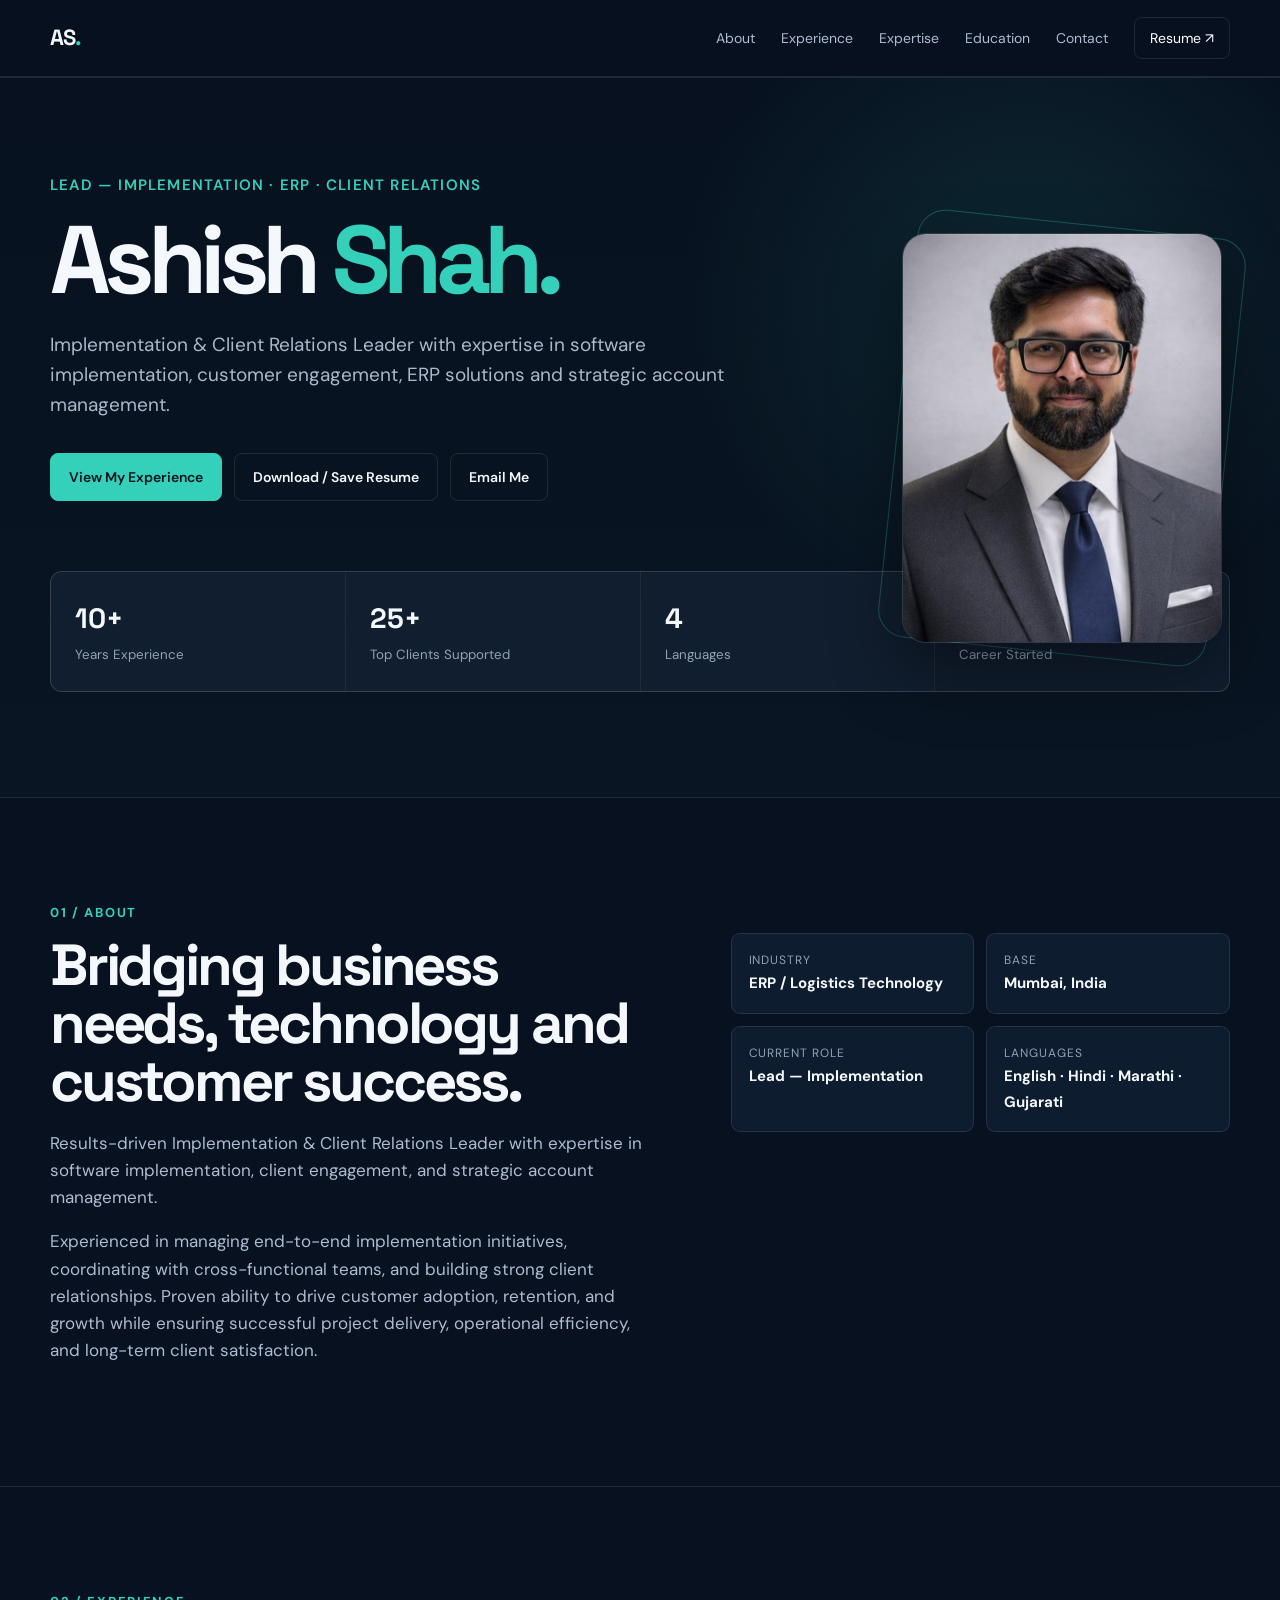
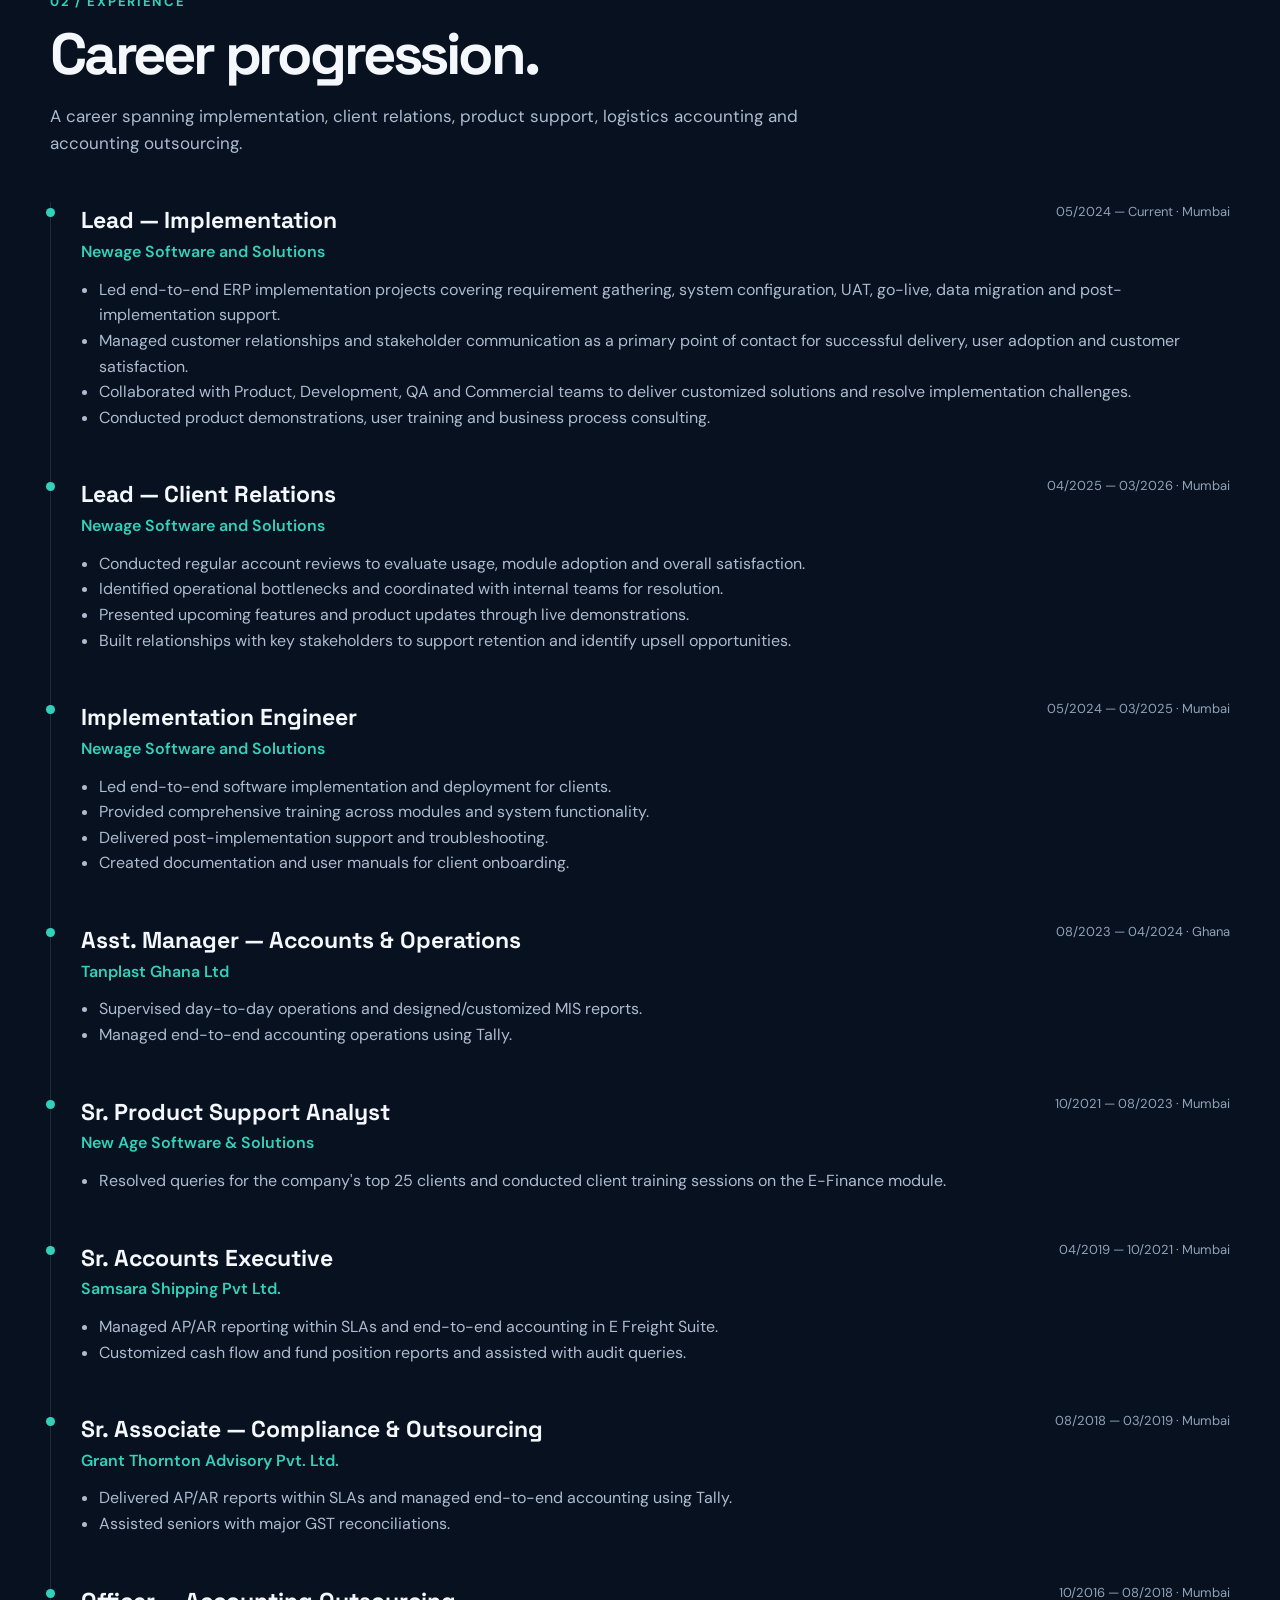
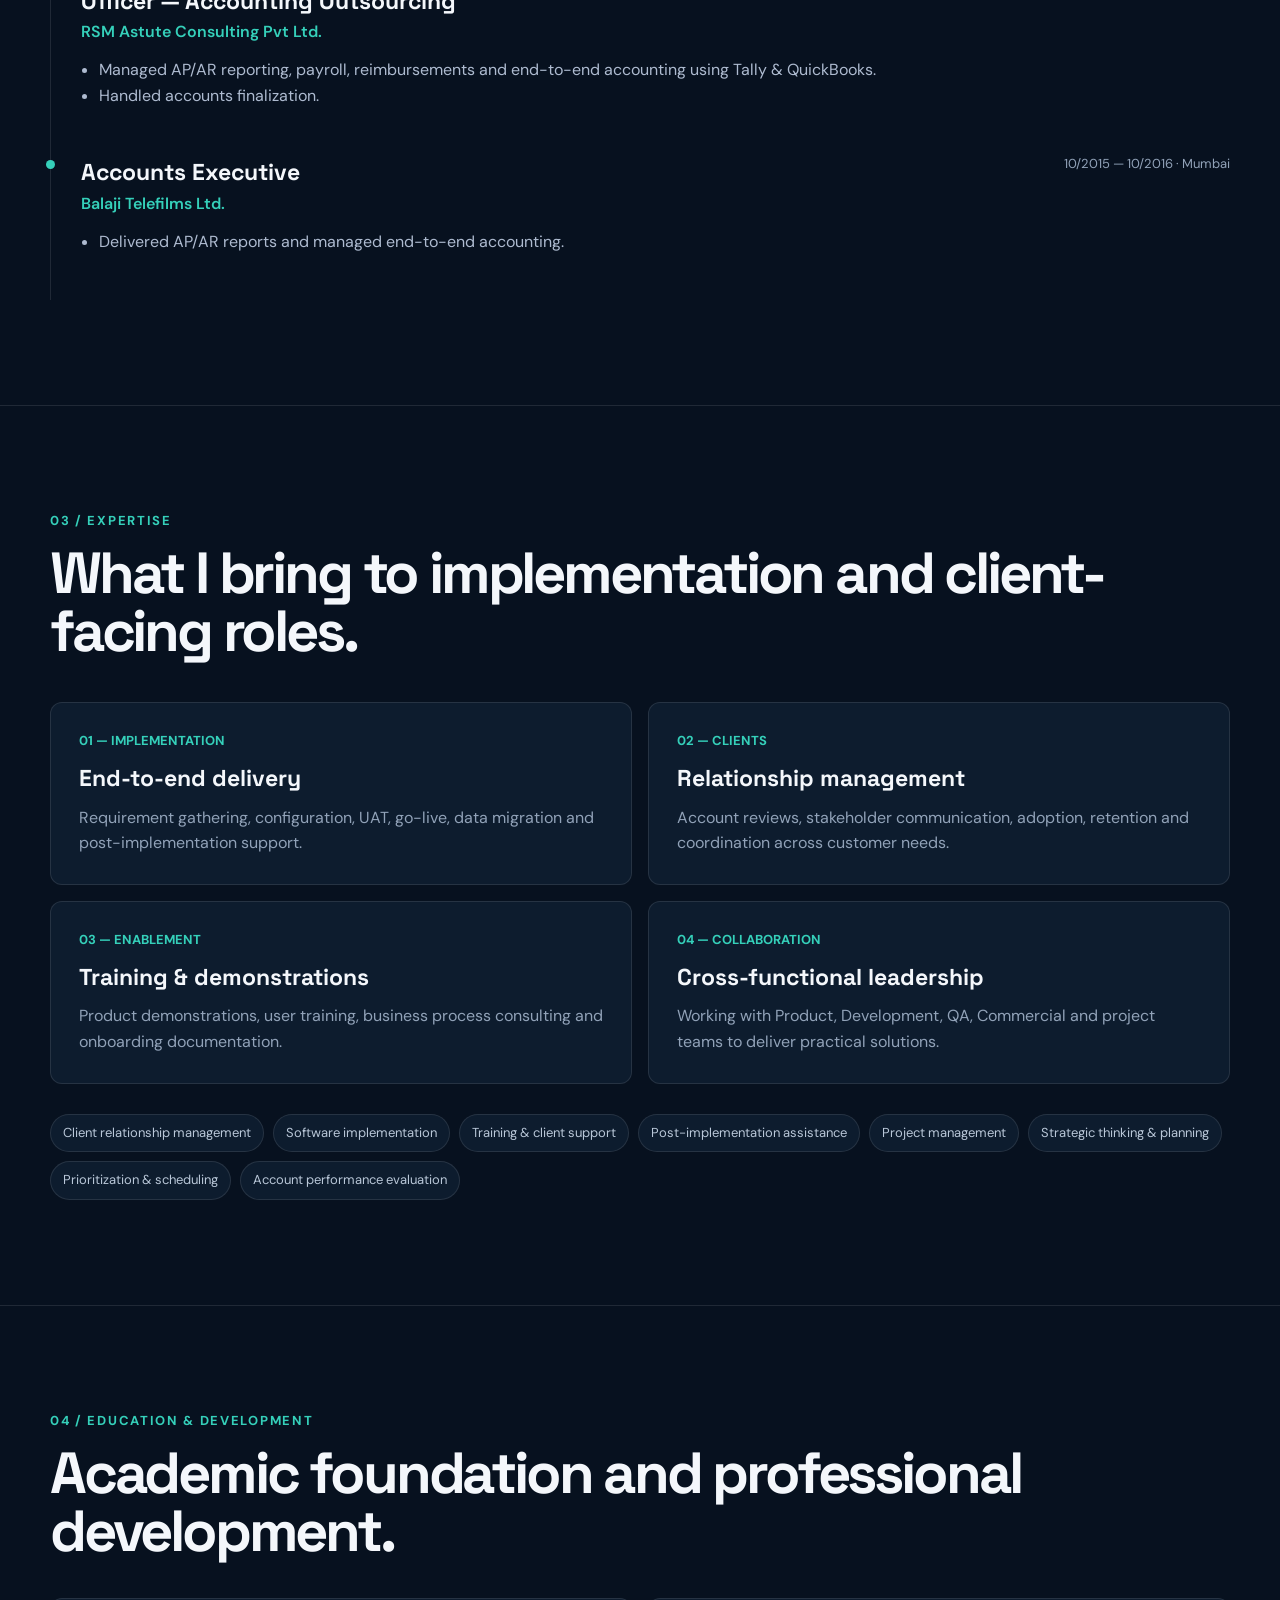
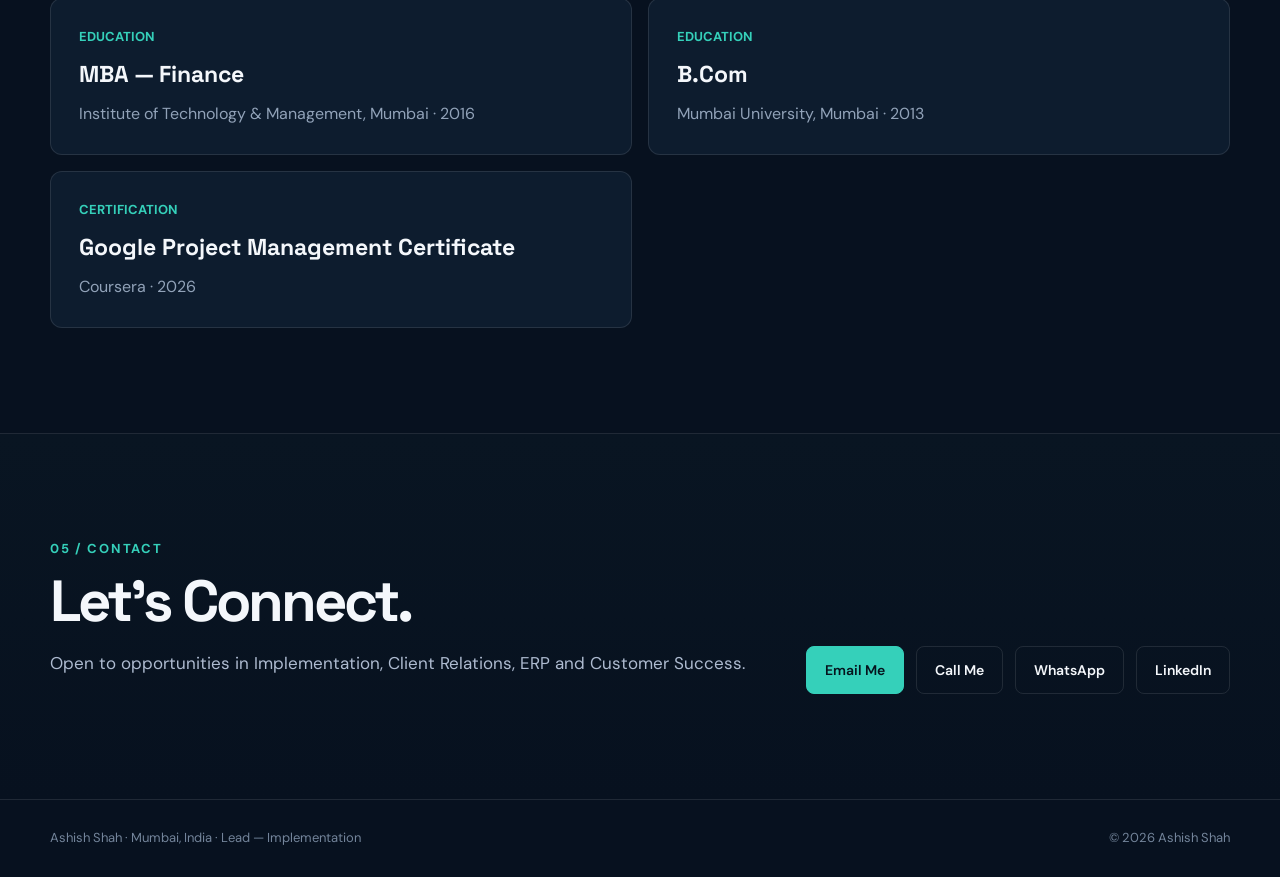
<file: Ashish_Shah_Vishnu_DESIGN_EXACT_PHOTO.html>
<!DOCTYPE html>
<html lang="en">
<head>
<meta charset="UTF-8">
<meta name="viewport" content="width=device-width, initial-scale=1.0">
<title>Ashish Shah — Lead, Implementation</title>
<meta name="description" content="Ashish Shah — Implementation & Client Relations Leader specializing in ERP, logistics technology, customer success and software implementation.">
<link rel="preconnect" href="https://fonts.googleapis.com">
<link rel="preconnect" href="https://fonts.gstatic.com" crossorigin>
<link href="https://fonts.googleapis.com/css2?family=DM+Sans:wght@400;500;600;700&family=Space+Grotesk:wght@400;500;600;700&display=swap" rel="stylesheet">
<style>
:root{
  --bg:#07111f;
  --bg2:#0a1728;
  --panel:#0d1c2e;
  --panel2:#10243a;
  --text:#f4f7fb;
  --muted:#91a2b8;
  --line:rgba(255,255,255,.10);
  --accent:#35d0ba;
  --accent2:#67e8d5;
  --max:1180px;
}
*{box-sizing:border-box}
html{scroll-behavior:smooth}
body{margin:0;background:var(--bg);color:var(--text);font-family:"DM Sans",sans-serif;line-height:1.6}
a{color:inherit;text-decoration:none}
.container{width:min(var(--max),calc(100% - 48px));margin:auto}
.nav{position:sticky;top:0;z-index:20;background:rgba(7,17,31,.88);backdrop-filter:blur(16px);border-bottom:1px solid var(--line)}
.navin{height:76px;display:flex;align-items:center;justify-content:space-between}
.logo{font-family:"Space Grotesk";font-weight:700;letter-spacing:-.05em;font-size:22px}
.logo span{color:var(--accent)}
.links{display:flex;gap:26px;align-items:center;font-size:14px;color:#aebbd0}
.links a:hover{color:var(--accent)}
.resume{border:1px solid var(--line);padding:9px 15px;border-radius:8px;color:#fff}
.menu{display:none;background:none;border:0;color:white;font-size:24px}
.hero{min-height:720px;display:grid;align-items:center;padding:90px 0 100px;background:
radial-gradient(circle at 80% 30%,rgba(53,208,186,.12),transparent 30%),
linear-gradient(180deg,var(--bg),#091522)}
.kicker{font-size:15px;font-weight:600;color:var(--accent);letter-spacing:.08em;margin-bottom:18px}
h1{font-family:"Space Grotesk";font-size:clamp(54px,8vw,96px);line-height:.94;letter-spacing:-.07em;margin:0 0 24px;max-width:850px}
h1 span{color:var(--accent)}
.hero p{font-size:19px;color:#aab8ca;max-width:720px;margin:0 0 32px}
.buttons{display:flex;gap:12px;flex-wrap:wrap}
.btn{padding:12px 18px;border-radius:8px;border:1px solid var(--line);font-weight:600;font-size:14px}
.btn.primary{background:var(--accent);color:#06131d;border-color:var(--accent)}
.btn:hover{transform:translateY(-1px)}
.stats{display:grid;grid-template-columns:repeat(4,1fr);gap:1px;background:var(--line);margin-top:70px;border:1px solid var(--line);border-radius:12px;overflow:hidden}
.stat{background:rgba(13,28,46,.78);padding:24px}
.stat b{display:block;font-family:"Space Grotesk";font-size:28px}
.stat small{color:var(--muted)}
section{padding:105px 0;border-top:1px solid var(--line)}
.eyebrow{font-size:13px;color:var(--accent);font-weight:700;letter-spacing:.13em;margin-bottom:12px}
h2{font-family:"Space Grotesk";font-size:clamp(36px,5vw,58px);letter-spacing:-.055em;line-height:1;margin:0 0 20px}
.lead{color:#aebbd0;max-width:760px;font-size:17px}
.aboutgrid{display:grid;grid-template-columns:1.1fr .9fr;gap:70px;align-items:start}
.info{display:grid;grid-template-columns:1fr 1fr;gap:12px;margin-top:30px}
.info div{background:var(--panel);border:1px solid var(--line);padding:17px;border-radius:9px}
.info span{display:block;color:var(--muted);font-size:12px;text-transform:uppercase;letter-spacing:.08em}
.info strong{font-size:15px}
.timeline{margin-top:45px;border-left:1px solid var(--line)}
.job{position:relative;padding:0 0 46px 30px}
.job:before{content:"";position:absolute;left:-5px;top:6px;width:9px;height:9px;border-radius:50%;background:var(--accent)}
.jobhead{display:flex;justify-content:space-between;gap:20px;align-items:flex-start}
.job h3{font-family:"Space Grotesk";font-size:23px;margin:0}
.company{color:var(--accent);font-weight:600}
.date{color:var(--muted);font-size:13px;white-space:nowrap}
.job ul{margin:12px 0 0;padding-left:18px;color:#aebbd0}
.cards{display:grid;grid-template-columns:repeat(2,1fr);gap:16px;margin-top:42px}
.card{background:var(--panel);border:1px solid var(--line);border-radius:12px;padding:28px}
.card .num{color:var(--accent);font-size:13px;font-weight:700}
.card h3{font-family:"Space Grotesk";font-size:23px;margin:8px 0}
.card p{color:var(--muted);margin:0}
.tags{display:flex;gap:9px;flex-wrap:wrap;margin-top:30px}
.tag{border:1px solid var(--line);background:var(--panel);padding:8px 12px;border-radius:999px;color:#b9c7d8;font-size:13px}
.edu{display:grid;grid-template-columns:1fr 1fr;gap:16px;margin-top:38px}
.edu .card{min-height:145px}
.contact{background:linear-gradient(180deg,#091522,#07111f)}
.contactbox{display:flex;justify-content:space-between;gap:40px;align-items:end}
.contactlinks{display:flex;gap:12px;flex-wrap:wrap;margin-top:30px}
footer{padding:28px 0;color:#73849a;font-size:13px;border-top:1px solid var(--line)}
@media(max-width:800px){
 .links{display:none}.menu{display:block}.navin{height:68px}
 .hero{min-height:auto;padding:80px 0}.stats{grid-template-columns:1fr 1fr}
 .aboutgrid,.cards,.edu{grid-template-columns:1fr}.contactbox{display:block}
 .jobhead{display:block}.date{display:block;margin-top:5px}.container{width:min(var(--max),calc(100% - 30px))}
}

.hero{position:relative;overflow:hidden}
.hero-photo-wrap{position:absolute;right:3%;top:50%;transform:translateY(-50%);width:360px;height:460px;display:flex;align-items:center;justify-content:center;z-index:3;pointer-events:none}
.hero-photo-ring{position:absolute;width:330px;height:430px;border:1px solid rgba(53,208,186,.32);border-radius:28px;transform:rotate(6deg)}
.hero-photo{position:relative;width:320px;height:410px;object-fit:cover;object-position:center top;border-radius:24px;border:1px solid rgba(255,255,255,.12);box-shadow:0 28px 70px rgba(0,0,0,.45)}
@media(max-width:1050px){.hero-photo-wrap{position:relative;right:auto;top:auto;transform:none;width:290px;height:370px;margin:0 0 35px auto}.hero-photo-ring{width:270px;height:350px}.hero-photo{width:260px;height:340px}}
@media(max-width:800px){.hero-photo-wrap{margin:0 auto 35px;width:280px;height:350px}.hero-photo-ring{width:250px;height:330px}.hero-photo{width:245px;height:325px}}
</style>
</head>
<body>
<nav class="nav">
  <div class="container navin">
    <a class="logo" href="#home">AS<span>.</span></a>
    <div class="links">
      <a href="#about">About</a><a href="#experience">Experience</a><a href="#expertise">Expertise</a><a href="#education">Education</a><a href="#contact">Contact</a>
      <a class="resume" href="#contact">Resume ↗</a>
    </div>
    <button class="menu" onclick="document.querySelector('.links').classList.toggle('show')">☰</button>
  </div>
</nav>

<main id="home">
<section class="hero">
 <div class="container">
  <div class="kicker">LEAD — IMPLEMENTATION · ERP · CLIENT RELATIONS</div>
  <h1>Ashish <span>Shah.</span></h1>
  <p>Implementation & Client Relations Leader with expertise in software implementation, customer engagement, ERP solutions and strategic account management.</p>
  
<div class="hero-photo-wrap">
  <div class="hero-photo-ring"></div>
  <img class="hero-photo" src="[data-uri]" alt="Portrait of Ashish Shah">
</div>

  <div class="buttons">
   <a class="btn primary" href="#experience">View My Experience</a>
   <a class="btn" href="#contact">Download / Save Resume</a>
   <a class="btn" href="mailto:ashish.shah@example.com">Email Me</a>
  </div>
  <div class="stats">
   <div class="stat"><b>10+</b><small>Years Experience</small></div>
   <div class="stat"><b>25+</b><small>Top Clients Supported</small></div>
   <div class="stat"><b>4</b><small>Languages</small></div>
   <div class="stat"><b>2015</b><small>Career Started</small></div>
  </div>
 </div>
</section>

<section id="about">
 <div class="container aboutgrid">
  <div>
   <div class="eyebrow">01 / ABOUT</div>
   <h2>Bridging business needs, technology and customer success.</h2>
   <p class="lead">Results-driven Implementation & Client Relations Leader with expertise in software implementation, client engagement, and strategic account management.</p>
   <p class="lead">Experienced in managing end-to-end implementation initiatives, coordinating with cross-functional teams, and building strong client relationships. Proven ability to drive customer adoption, retention, and growth while ensuring successful project delivery, operational efficiency, and long-term client satisfaction.</p>
  </div>
  <div class="info">
   <div><span>Industry</span><strong>ERP / Logistics Technology</strong></div>
   <div><span>Base</span><strong>Mumbai, India</strong></div>
   <div><span>Current Role</span><strong>Lead — Implementation</strong></div>
   <div><span>Languages</span><strong>English · Hindi · Marathi · Gujarati</strong></div>
  </div>
 </div>
</section>

<section id="experience">
 <div class="container">
  <div class="eyebrow">02 / EXPERIENCE</div>
  <h2>Career progression.</h2>
  <p class="lead">A career spanning implementation, client relations, product support, logistics accounting and accounting outsourcing.</p>
  <div class="timeline">
   <article class="job"><div class="jobhead"><div><h3>Lead — Implementation</h3><div class="company">Newage Software and Solutions</div></div><div class="date">05/2024 — Current · Mumbai</div></div>
    <ul><li>Led end-to-end ERP implementation projects covering requirement gathering, system configuration, UAT, go-live, data migration and post-implementation support.</li><li>Managed customer relationships and stakeholder communication as a primary point of contact for successful delivery, user adoption and customer satisfaction.</li><li>Collaborated with Product, Development, QA and Commercial teams to deliver customized solutions and resolve implementation challenges.</li><li>Conducted product demonstrations, user training and business process consulting.</li></ul>
   </article>
   <article class="job"><div class="jobhead"><div><h3>Lead — Client Relations</h3><div class="company">Newage Software and Solutions</div></div><div class="date">04/2025 — 03/2026 · Mumbai</div></div>
    <ul><li>Conducted regular account reviews to evaluate usage, module adoption and overall satisfaction.</li><li>Identified operational bottlenecks and coordinated with internal teams for resolution.</li><li>Presented upcoming features and product updates through live demonstrations.</li><li>Built relationships with key stakeholders to support retention and identify upsell opportunities.</li></ul>
   </article>
   <article class="job"><div class="jobhead"><div><h3>Implementation Engineer</h3><div class="company">Newage Software and Solutions</div></div><div class="date">05/2024 — 03/2025 · Mumbai</div></div>
    <ul><li>Led end-to-end software implementation and deployment for clients.</li><li>Provided comprehensive training across modules and system functionality.</li><li>Delivered post-implementation support and troubleshooting.</li><li>Created documentation and user manuals for client onboarding.</li></ul>
   </article>
   <article class="job"><div class="jobhead"><div><h3>Asst. Manager — Accounts & Operations</h3><div class="company">Tanplast Ghana Ltd</div></div><div class="date">08/2023 — 04/2024 · Ghana</div></div>
    <ul><li>Supervised day-to-day operations and designed/customized MIS reports.</li><li>Managed end-to-end accounting operations using Tally.</li></ul>
   </article>
   <article class="job"><div class="jobhead"><div><h3>Sr. Product Support Analyst</h3><div class="company">New Age Software & Solutions</div></div><div class="date">10/2021 — 08/2023 · Mumbai</div></div>
    <ul><li>Resolved queries for the company's top 25 clients and conducted client training sessions on the E-Finance module.</li></ul>
   </article>
   <article class="job"><div class="jobhead"><div><h3>Sr. Accounts Executive</h3><div class="company">Samsara Shipping Pvt Ltd.</div></div><div class="date">04/2019 — 10/2021 · Mumbai</div></div>
    <ul><li>Managed AP/AR reporting within SLAs and end-to-end accounting in E Freight Suite.</li><li>Customized cash flow and fund position reports and assisted with audit queries.</li></ul>
   </article>
   <article class="job"><div class="jobhead"><div><h3>Sr. Associate — Compliance & Outsourcing</h3><div class="company">Grant Thornton Advisory Pvt. Ltd.</div></div><div class="date">08/2018 — 03/2019 · Mumbai</div></div>
    <ul><li>Delivered AP/AR reports within SLAs and managed end-to-end accounting using Tally.</li><li>Assisted seniors with major GST reconciliations.</li></ul>
   </article>
   <article class="job"><div class="jobhead"><div><h3>Officer — Accounting Outsourcing</h3><div class="company">RSM Astute Consulting Pvt Ltd.</div></div><div class="date">10/2016 — 08/2018 · Mumbai</div></div>
    <ul><li>Managed AP/AR reporting, payroll, reimbursements and end-to-end accounting using Tally & QuickBooks.</li><li>Handled accounts finalization.</li></ul>
   </article>
   <article class="job"><div class="jobhead"><div><h3>Accounts Executive</h3><div class="company">Balaji Telefilms Ltd.</div></div><div class="date">10/2015 — 10/2016 · Mumbai</div></div>
    <ul><li>Delivered AP/AR reports and managed end-to-end accounting.</li></ul>
   </article>
  </div>
 </div>
</section>

<section id="expertise">
 <div class="container">
  <div class="eyebrow">03 / EXPERTISE</div><h2>What I bring to implementation and client-facing roles.</h2>
  <div class="cards">
   <div class="card"><div class="num">01 — IMPLEMENTATION</div><h3>End-to-end delivery</h3><p>Requirement gathering, configuration, UAT, go-live, data migration and post-implementation support.</p></div>
   <div class="card"><div class="num">02 — CLIENTS</div><h3>Relationship management</h3><p>Account reviews, stakeholder communication, adoption, retention and coordination across customer needs.</p></div>
   <div class="card"><div class="num">03 — ENABLEMENT</div><h3>Training & demonstrations</h3><p>Product demonstrations, user training, business process consulting and onboarding documentation.</p></div>
   <div class="card"><div class="num">04 — COLLABORATION</div><h3>Cross-functional leadership</h3><p>Working with Product, Development, QA, Commercial and project teams to deliver practical solutions.</p></div>
  </div>
  <div class="tags">
   <span class="tag">Client relationship management</span><span class="tag">Software implementation</span><span class="tag">Training & client support</span><span class="tag">Post-implementation assistance</span><span class="tag">Project management</span><span class="tag">Strategic thinking & planning</span><span class="tag">Prioritization & scheduling</span><span class="tag">Account performance evaluation</span>
  </div>
 </div>
</section>

<section id="education">
 <div class="container">
  <div class="eyebrow">04 / EDUCATION & DEVELOPMENT</div><h2>Academic foundation and professional development.</h2>
  <div class="edu">
   <div class="card"><div class="num">EDUCATION</div><h3>MBA — Finance</h3><p>Institute of Technology & Management, Mumbai · 2016</p></div>
   <div class="card"><div class="num">EDUCATION</div><h3>B.Com</h3><p>Mumbai University, Mumbai · 2013</p></div>
   <div class="card"><div class="num">CERTIFICATION</div><h3>Google Project Management Certificate</h3><p>Coursera · 2026</p></div>
  </div>
 </div>
</section>

<section id="contact" class="contact">
 <div class="container contactbox">
  <div><div class="eyebrow">05 / CONTACT</div><h2>Let's Connect.</h2><p class="lead">Open to opportunities in Implementation, Client Relations, ERP and Customer Success.</p></div>
  <div class="contactlinks">
   <a class="btn primary" href="mailto:ashish.shah@example.com">Email Me</a>
   <a class="btn" href="tel:+918433721109">Call Me</a>
   <a class="btn" href="https://wa.me/918433721109" target="_blank">WhatsApp</a>
   <a class="btn" href="https://www.linkedin.com/" target="_blank">LinkedIn</a>
  </div>
 </div>
</section>
</main>
<footer><div class="container">Ashish Shah · Mumbai, India · Lead — Implementation <span style="float:right">© 2026 Ashish Shah</span></div></footer>
</body>
</html>
</file>
